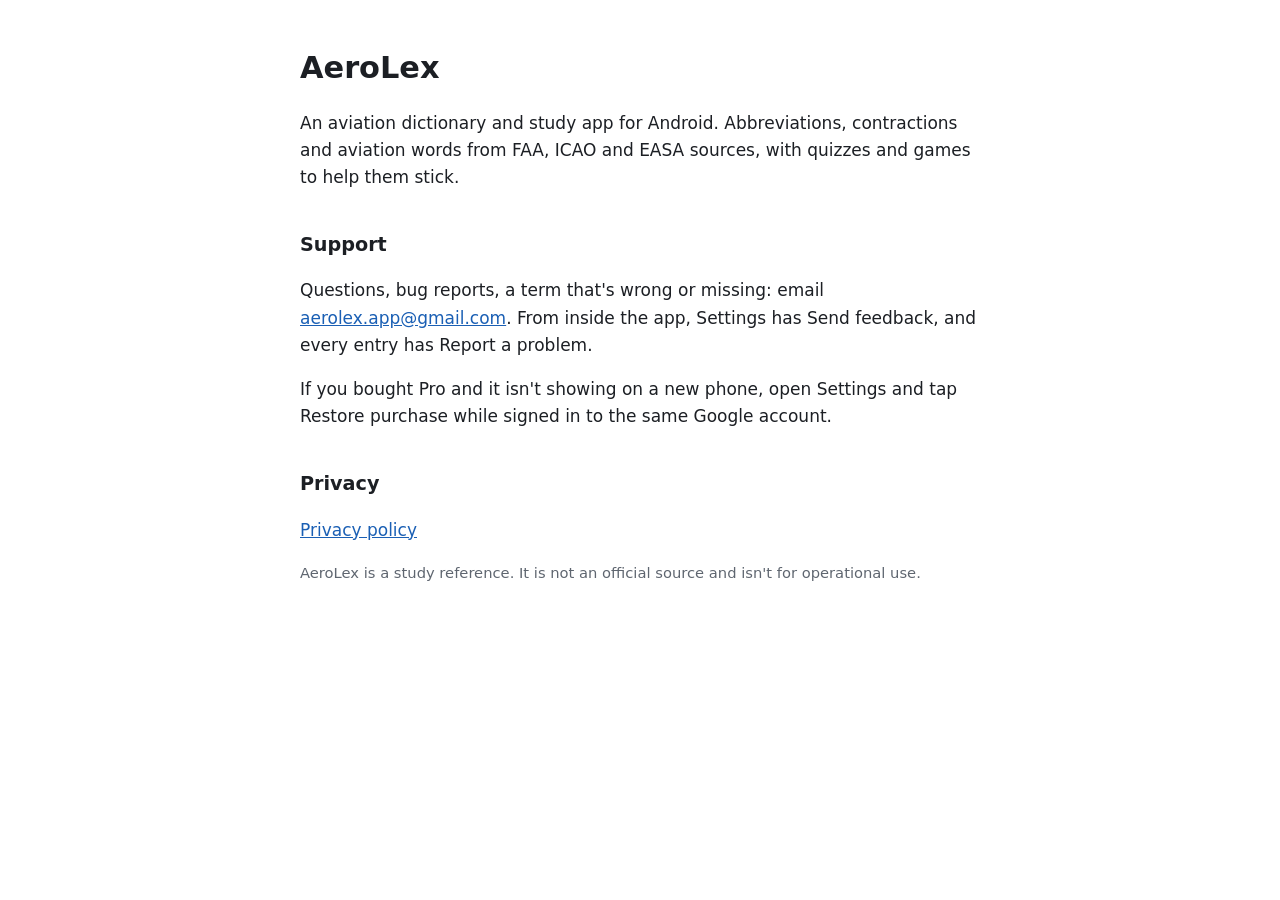
<file: index.html>
<!doctype html>
<html lang="en">
<head>
<meta charset="utf-8">
<meta name="viewport" content="width=device-width, initial-scale=1">
<title>AeroLex</title>
<link rel="stylesheet" href="style.css">
</head>
<body>
<main>
<h1>AeroLex</h1>
<p>An aviation dictionary and study app for Android. Abbreviations, contractions and aviation words from FAA, ICAO and EASA sources, with quizzes and games to help them stick.</p>

<h2>Support</h2>
<p>Questions, bug reports, a term that's wrong or missing: email <a href="mailto:aerolex.app@gmail.com">aerolex.app@gmail.com</a>. From inside the app, Settings has Send feedback, and every entry has Report a problem.</p>
<p>If you bought Pro and it isn't showing on a new phone, open Settings and tap Restore purchase while signed in to the same Google account.</p>

<h2>Privacy</h2>
<p><a href="privacy.html">Privacy policy</a></p>

<p class="muted">AeroLex is a study reference. It is not an official source and isn't for operational use.</p>
</main>
</body>
</html>
</file>
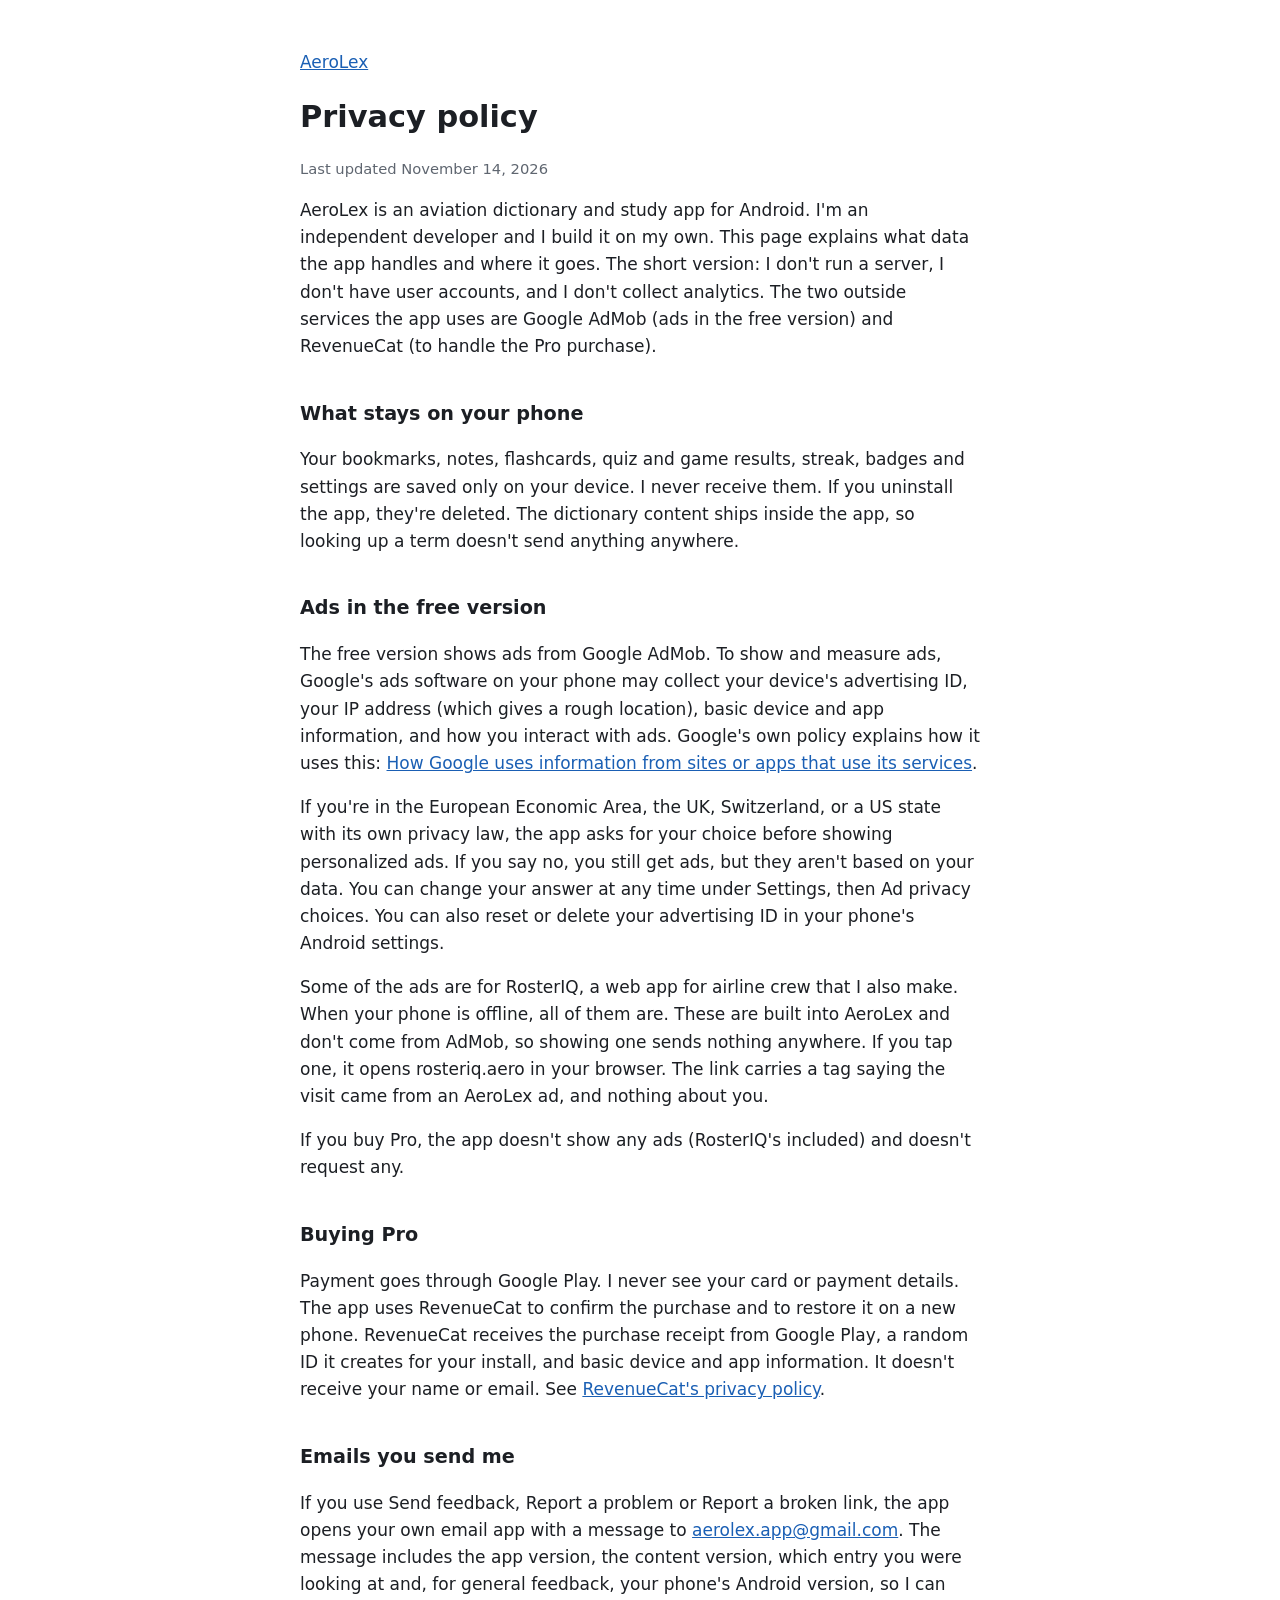
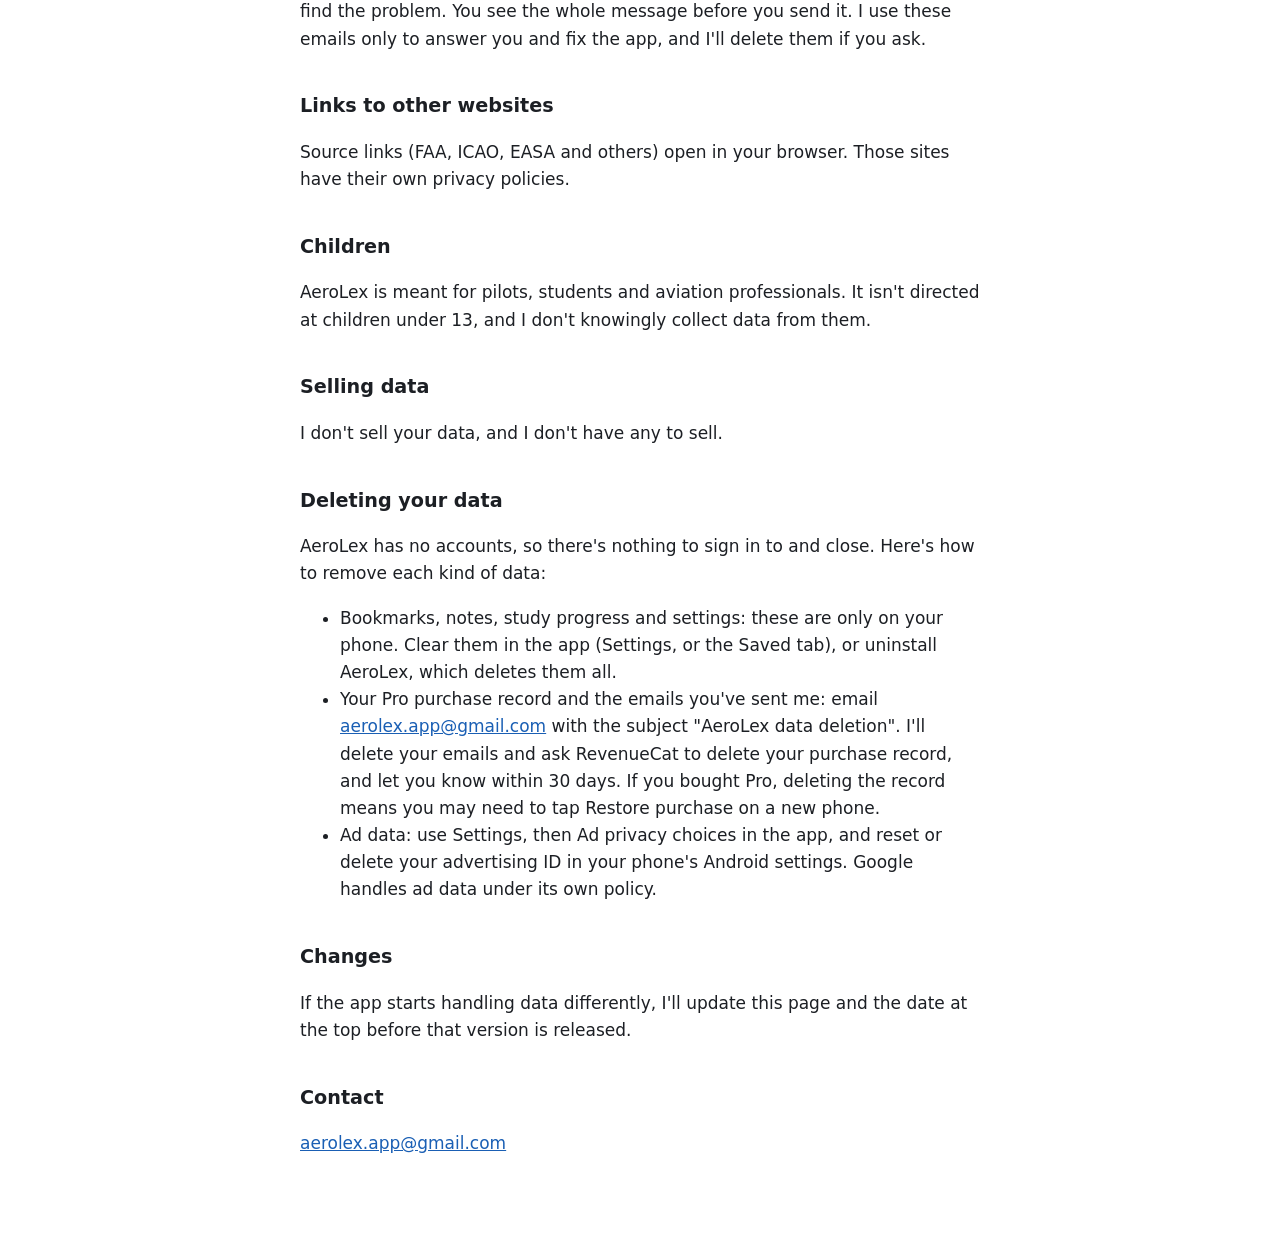
<file: privacy.html>
<!doctype html>
<html lang="en">
<head>
<meta charset="utf-8">
<meta name="viewport" content="width=device-width, initial-scale=1">
<title>AeroLex Privacy Policy</title>
<link rel="stylesheet" href="style.css">
</head>
<body>
<main>
<p><a href="./">AeroLex</a></p>
<h1>Privacy policy</h1>
<p class="muted">Last updated November 14, 2026</p>

<p>AeroLex is an aviation dictionary and study app for Android. I'm an independent developer and I build it on my own. This page explains what data the app handles and where it goes. The short version: I don't run a server, I don't have user accounts, and I don't collect analytics. The two outside services the app uses are Google AdMob (ads in the free version) and RevenueCat (to handle the Pro purchase).</p>

<h2>What stays on your phone</h2>
<p>Your bookmarks, notes, flashcards, quiz and game results, streak, badges and settings are saved only on your device. I never receive them. If you uninstall the app, they're deleted. The dictionary content ships inside the app, so looking up a term doesn't send anything anywhere.</p>

<h2>Ads in the free version</h2>
<p>The free version shows ads from Google AdMob. To show and measure ads, Google's ads software on your phone may collect your device's advertising ID, your IP address (which gives a rough location), basic device and app information, and how you interact with ads. Google's own policy explains how it uses this: <a href="https://policies.google.com/technologies/partner-sites">How Google uses information from sites or apps that use its services</a>.</p>
<p>If you're in the European Economic Area, the UK, Switzerland, or a US state with its own privacy law, the app asks for your choice before showing personalized ads. If you say no, you still get ads, but they aren't based on your data. You can change your answer at any time under Settings, then Ad privacy choices. You can also reset or delete your advertising ID in your phone's Android settings.</p>
<p>Some of the ads are for RosterIQ, a web app for airline crew that I also make. When your phone is offline, all of them are. These are built into AeroLex and don't come from AdMob, so showing one sends nothing anywhere. If you tap one, it opens rosteriq.aero in your browser. The link carries a tag saying the visit came from an AeroLex ad, and nothing about you.</p>
<p>If you buy Pro, the app doesn't show any ads (RosterIQ's included) and doesn't request any.</p>

<h2>Buying Pro</h2>
<p>Payment goes through Google Play. I never see your card or payment details. The app uses RevenueCat to confirm the purchase and to restore it on a new phone. RevenueCat receives the purchase receipt from Google Play, a random ID it creates for your install, and basic device and app information. It doesn't receive your name or email. See <a href="https://www.revenuecat.com/privacy">RevenueCat's privacy policy</a>.</p>

<h2>Emails you send me</h2>
<p>If you use Send feedback, Report a problem or Report a broken link, the app opens your own email app with a message to <a href="mailto:aerolex.app@gmail.com">aerolex.app@gmail.com</a>. The message includes the app version, the content version, which entry you were looking at and, for general feedback, your phone's Android version, so I can find the problem. You see the whole message before you send it. I use these emails only to answer you and fix the app, and I'll delete them if you ask.</p>

<h2>Links to other websites</h2>
<p>Source links (FAA, ICAO, EASA and others) open in your browser. Those sites have their own privacy policies.</p>

<h2>Children</h2>
<p>AeroLex is meant for pilots, students and aviation professionals. It isn't directed at children under 13, and I don't knowingly collect data from them.</p>

<h2>Selling data</h2>
<p>I don't sell your data, and I don't have any to sell.</p>

<h2 id="delete-data">Deleting your data</h2>
<p>AeroLex has no accounts, so there's nothing to sign in to and close. Here's how to remove each kind of data:</p>
<ul>
<li>Bookmarks, notes, study progress and settings: these are only on your phone. Clear them in the app (Settings, or the Saved tab), or uninstall AeroLex, which deletes them all.</li>
<li>Your Pro purchase record and the emails you've sent me: email <a href="mailto:aerolex.app@gmail.com?subject=AeroLex%20data%20deletion">aerolex.app@gmail.com</a> with the subject "AeroLex data deletion". I'll delete your emails and ask RevenueCat to delete your purchase record, and let you know within 30 days. If you bought Pro, deleting the record means you may need to tap Restore purchase on a new phone.</li>
<li>Ad data: use Settings, then Ad privacy choices in the app, and reset or delete your advertising ID in your phone's Android settings. Google handles ad data under its own policy.</li>
</ul>

<h2>Changes</h2>
<p>If the app starts handling data differently, I'll update this page and the date at the top before that version is released.</p>

<h2>Contact</h2>
<p><a href="mailto:aerolex.app@gmail.com">aerolex.app@gmail.com</a></p>
</main>
</body>
</html>
</file>
<file: style.css>
:root {
  --bg: #ffffff;
  --text: #1c1f24;
  --muted: #5f6670;
  --link: #1a5fb4;
  color-scheme: light dark;
}
@media (prefers-color-scheme: dark) {
  :root {
    --bg: #15171a;
    --text: #e6e8eb;
    --muted: #9aa1ab;
    --link: #78aeed;
  }
}
body {
  margin: 0;
  background: var(--bg);
  color: var(--text);
  font: 17px/1.6 system-ui, -apple-system, "Segoe UI", Roboto, sans-serif;
}
main {
  max-width: 680px;
  margin: 0 auto;
  padding: 32px 16px 64px;
}
h1 { font-size: 1.9rem; margin: 0.4em 0; }
h2 { font-size: 1.2rem; margin-top: 2em; }
a { color: var(--link); }
.muted { color: var(--muted); font-size: 0.92rem; }
</file>
